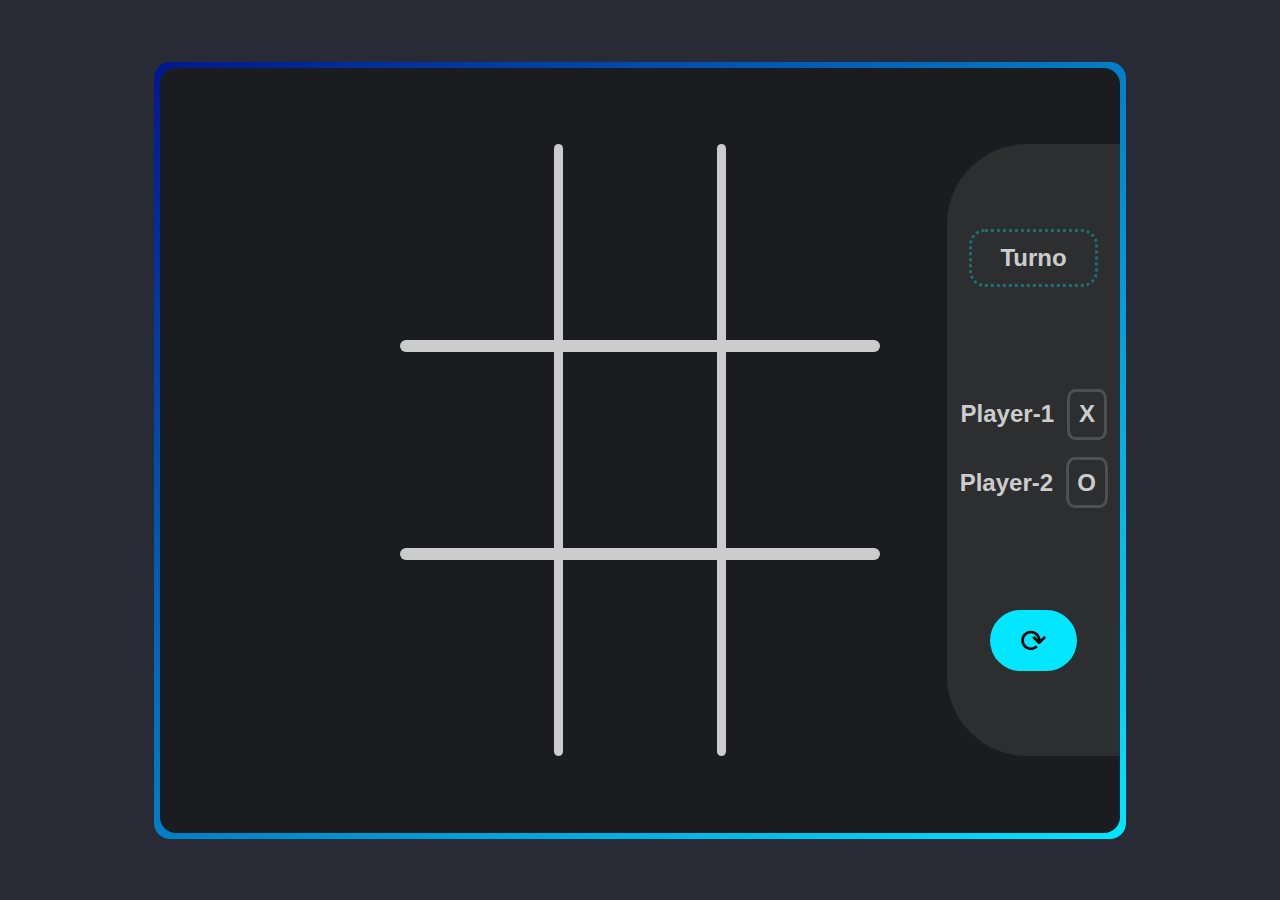
<file: index.html>
<!DOCTYPE html>
<html lang="pt-br">
<head>
    <meta charset="UTF-8">
    <meta http-equiv="X-UA-Compatible" content="IE=edge">
    <meta name="viewport" content="width=device-width, initial-scale=1.0">
    <title>JOGO DA VELHA</title>
    <link rel="stylesheet" href="style.css">
</head>
<body>
    <div class="section">
        <div class="tic">
            <div style="height: 80%; width: 50%;position: absolute; 
                z-index: 0;display: flex; justify-content: space-around;">
                    <label class="barV" id="WV1" style="background-color: green; visibility: hidden; transition: 0s;"></label>
                    <label class="barV" id="WV2" style="background-color: green; visibility: hidden;transition: 0s;"></label>
                    <label class="barV" id="WV3" style="background-color: green; visibility: hidden;transition: 0s;"></label>
                    <label class="barV" id="WLR" style="background-color: green; transform: rotate(-48deg); 
                        position: absolute; height: 150%;margin-top: -21.5%; visibility: hidden; transition: 0s;"></label>
                    <label class="barV" id="WRL" style="background-color: green; transform: rotate(48deg); 
                        position: absolute; height: 150%;margin-top: -21.5%; visibility: hidden; transition: 0s;"></label>
            </div>
            <label class="barV" id="bar1"></label>
            <label class="barV" id="bar2"></label>
        </div>
        <div class="tac">
            <div style="height: 100%; width: 100%;position: absolute; 
                z-index: 0;display: flex; flex-direction: column; justify-content: space-around;">
                    <label class="barH" id="WH1" style="background-color: green; visibility: hidden; transition: 0s;"></label>
                    <label class="barH" id="WH2" style="background-color: green; visibility: hidden; transition: 0s;"></label>
                    <label class="barH" id="WH3" style="background-color: green; visibility: hidden; transition: 0s;"></label>
            </div>
            <label class="barH" id="bar3"></label>
            <label class="barH" id="bar4"></label>
        </div>

        <div class="status" id="stats">
            <h2 id="turn">Turno </h2>

            <div style="width: 100%; height: 25%; display: 
            flex; flex-direction: column; justify-content: space-evenly;">
                <h2 style="display: flex; justify-content: space-evenly; 
                    align-items: center;">
                        Player-1 
                        <div class="res" id="res1">X</div>
                </h2>
                <h2 style="display: flex; justify-content: space-evenly; 
                    align-items: center;"> 
                        Player-2 
                        <div class="res" id="res2">O</div>
                </h2>
            </div>

            <button id="btrestart" onclick="restart()"> <div id="btcntt">⟳</div> </button>

        </div>

        <div class="locOpc">
            <div style="display: flex; flex-direction: row; justify-content: space-between;
            width: 100%;
            height: 30%;">
                <div class="opc" id="a1"></div>
                <div class="opc" id="a2"></div>
                <div class="opc" id="a3"></div>
            </div>
            <div style="display: flex; flex-direction: row; justify-content: space-between;
            width: 100%;
            height: 30%;">
                <div class="opc" id="b1"></div>
                <div class="opc" id="b2"></div>
                <div class="opc" id="b3"></div>
            </div>
            <div style="display: flex; flex-direction: row; justify-content: space-between;
            width: 100%;
            height: 30%;">
                <div class="opc" id="c1"></div>
                <div class="opc" id="c2"></div>
                <div class="opc" id="c3"></div>
            </div>
        </div>
    </div>

    <div id="fundo" style="position: absolute; z-index: 4; width: 100vw; height: 100vh;
        display: flex; justify-content: center; align-items: center;
        background-color: rgba(48, 48, 48, 0.857); filter: blur(25px);">
        
    </div>
    <div id="alert" >
        <h2 id="msgalert"></h2>

        <p id="msgap">Aperte o botão de recarregar abaixo do placar para limpar</p>
        
        <button onclick="fechar()">OK</button>
    </div>
    <script src="prog.js"></script>
</body>
</html>
</file>
<file: style.css>
@keyframes piscar{
    0%{
        filter: drop-shadow(1px 1px 20px blue);
    }
    100%{
        filter: drop-shadow(1px 1px 20px #03e6ff);
        transform: rotate(720deg);
    }
}

@keyframes mostrar{
    0%{
        filter: opacity(0);
    }
    100%{
        filter: opacity(1);
    }
}

@keyframes fechar{
    0%{
        filter: opacity(1);
    }
    100%{
        filter: opacity(0);
    }
}

:root{
    --border: background: linear-gradient(to bottom right, #02178c, #03e6ff);
}

*{
    margin: 0;
    box-sizing: border-box;
    user-select: none;
}

body{
    width: 100vw;
    height: 100vh;
    background-color: #282A36;
    display: flex;
    justify-content: center;
    align-items: center;
    align-content: center;
    animation: mostrar 0.5s cubic-bezier(0.47, 0, 0.745, 0.715);
}

.section{
    width: 75%;
    height: 85%;
    background-color: #1b1c1f;
    border-radius: 1em;
    position: relative;
    display: flex;
    justify-content: center;
    align-items: center;
    flex-direction: row;
}

.section::before{
    position: absolute;
    content: "";
    inset: 0;
    background: linear-gradient(to bottom right, #02178c, #03e6ff);
    z-index: -1;
    margin: -6px;
    border-radius: 1em;
}

.tic{
    width: 50%;
    height: 80%;
    display: flex;
    transition: 0.5s;
    justify-content: space-evenly;
}

.barV{
    width: 2%;
    height: 100%;
    transition: 0.5s;
    border-radius: 5em;
    background-color: #ccc;
}

.tac{
    width: 50%;
    height: 80%;
    display: flex;
    flex-direction: column;
    justify-content: space-evenly;
    transition: 0.5s;
    position: absolute;
}

.barH{
    width: 100%;
    height: 2%;
    background-color: #ccc;
    transition: 0.5s;
    border-radius: 5em;
}

#bars{
    transition: 0.5s;
    background-color: #ccc;
}

.locOpc{
    position: absolute;
    z-index: 3;
    width: 50%;
    height: 80%;
    display: flex;
    flex-direction: column;
    justify-content: space-between;
}

.opc{
    width: 31%;
    height: 100%;
    cursor: pointer;
    border-radius: 2em;
    transition: 0.5s;
    color: #ccc;
    /* font-weight: bold; */
    font-family: monospace;
    font-size: 5em;
    filter: brightness(1000);
    display: flex;
    justify-content: center;
    align-items: center;
    /* filter: saturate(0%); */
}

.opc:hover{
    background-color: rgba(204, 204, 204, 0.100);
}

.status{
    position: absolute;
    background-color: rgba(204, 204, 204, 0.100);
    border-radius: 5em 0 0 5em;
    width: 18%;
    height: 80%;
    right: 0;
    display: flex;
    flex-direction: column;
    justify-content: space-evenly;
    align-items: center;
    color: #ccc;
    font-weight: bold;
    font-family: Arial, Helvetica, sans-serif;
    font-size: 100%;
}

.res{
    border: solid rgb(80, 80, 80);
    padding: 5%;
    border-radius: 20%;
    
}

#btrestart{
    width: 50%;
    height: 10%;
    border: none;
    border-radius: 1em;
    cursor: pointer;
    font-size: 2em;
    background-color: #03e6ff;
    display: flex;
    justify-content: center;
    align-items: center;
    transition: 0.6s;
}

#btcntt{
    transition: 1.5s;
}

#btrestart:hover > #btcntt{
    transform: rotate(720deg);
}

#turn{
    border: dotted #03e6ff59;
    padding: 7%;
    border-radius: 1pc;
    width: 75%;
    display: flex;
    justify-content: center;
    align-items: center;
}

#alert{
    display: flex;
    background-color: #282A36;
    flex-direction: column;
    justify-content: space-evenly;
    align-items: center;
    position: absolute;
    width: 50%;
    height: 50%;
    border-radius: 2em;
    z-index: 4;
    border: solid white;
    font-family: Arial, Helvetica, sans-serif;
    font-weight: bolder;
    color: #03e6ff;
    filter: blur(0px);
    transition: 0.5s;
    visibility: hidden;
}
#alert button{
    display: flex;
    justify-content: center;
    align-items: center;
    width: 25%;
    height: 10%;
    border-radius: 1em;
    border: none;
    background-color: red;
    color: #f1f1f1;
    font-family: Arial, Helvetica, sans-serif;
    font-weight: bold;
    font-size: large;
    cursor: pointer;
}
#alert p{
    color: #f1f1f1;
    opacity: 50%;
}

#fundo{
    visibility: hidden;
}
</file>
